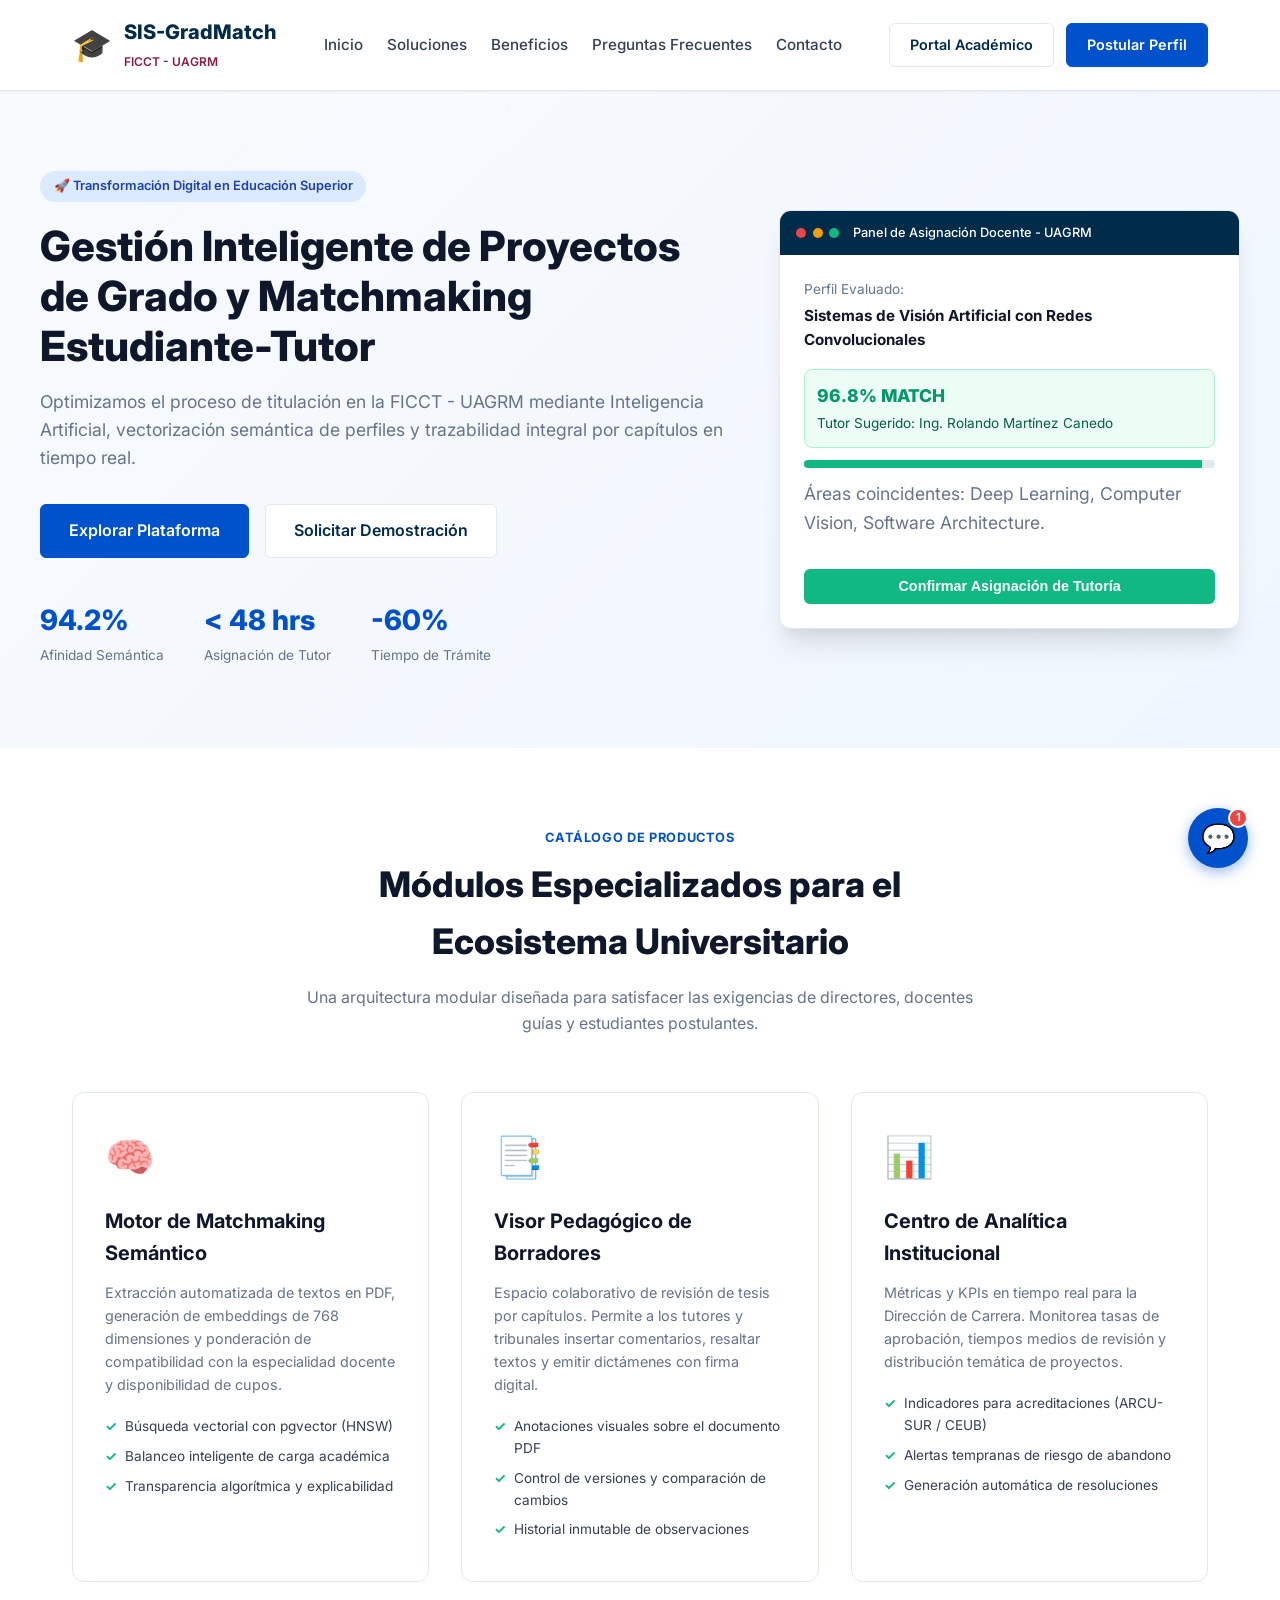
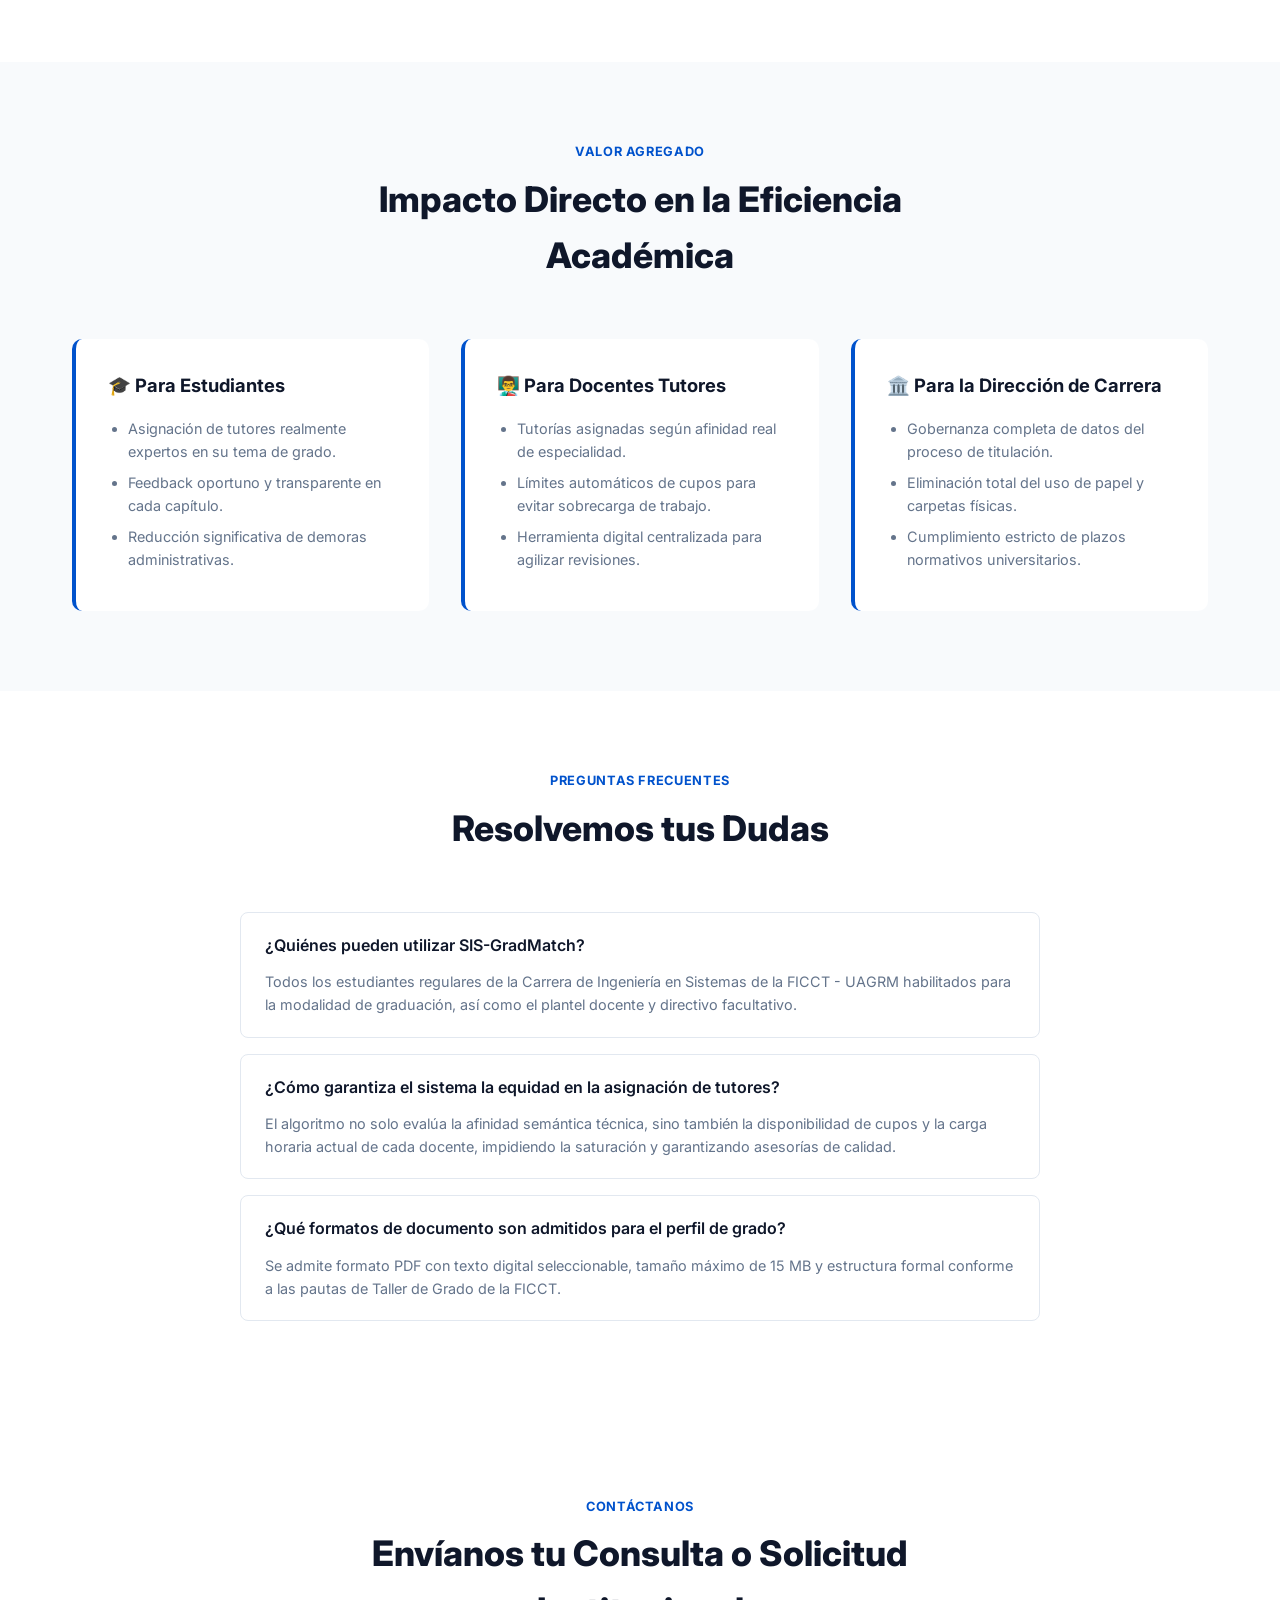
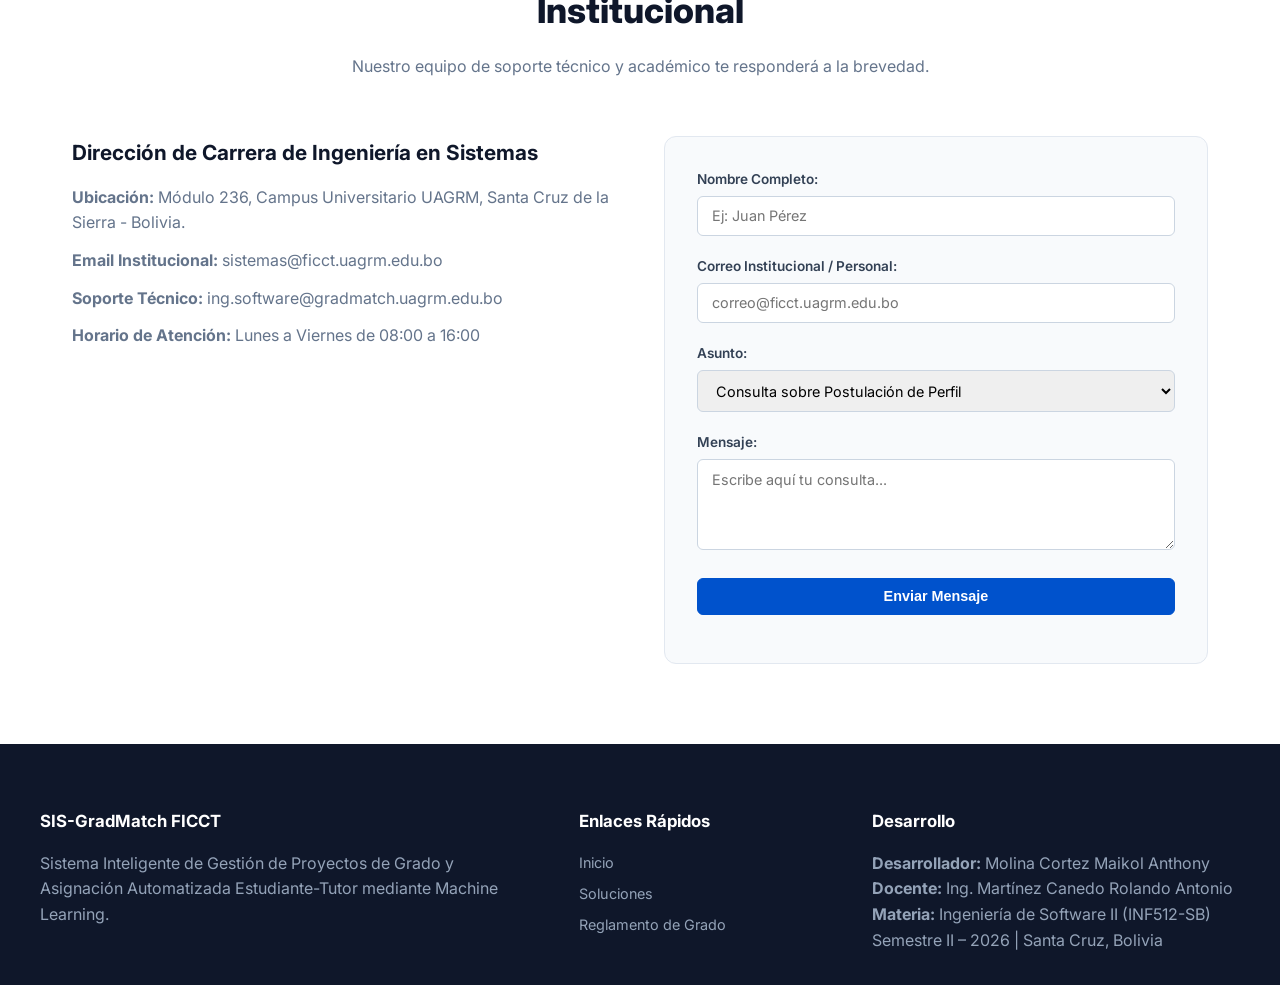
<file: sitio_web_corporativo/index.html>
<!DOCTYPE html>
<html lang="es">
<head>
  <meta charset="UTF-8">
  <meta name="viewport" content="width=device-width, initial-scale=1.0">
  <title>SIS-GradMatch FICCT | Plataforma Inteligente de Titulación y Matchmaking</title>
  <link rel="stylesheet" href="styles.css">
  <link href="https://fonts.googleapis.com/css2?family=Inter:wght@300;400;500;600;700;800&display=swap" rel="stylesheet">
</head>
<body>
  <!-- Header / Navigation -->
  <header class="navbar">
    <div class="nav-container">
      <div class="logo">
        <span class="logo-icon">🎓</span>
        <div class="logo-text">
          <span class="logo-title">SIS-GradMatch</span>
          <span class="logo-sub">FICCT - UAGRM</span>
        </div>
      </div>
      <nav class="nav-links">
        <a href="#inicio">Inicio</a>
        <a href="#soluciones">Soluciones</a>
        <a href="#beneficios">Beneficios</a>
        <a href="#faq">Preguntas Frecuentes</a>
        <a href="#contacto">Contacto</a>
      </nav>
      <div class="nav-actions">
        <a href="../frontend/index.html" class="btn btn-outline">Portal Académico</a>
        <a href="../frontend/index.html" class="btn btn-primary">Postular Perfil</a>
      </div>
    </div>
  </header>

  <!-- Hero Section -->
  <section id="inicio" class="hero">
    <div class="hero-container">
      <div class="hero-content">
        <div class="badge">🚀 Transformación Digital en Educación Superior</div>
        <h1>Gestión Inteligente de Proyectos de Grado y Matchmaking Estudiante-Tutor</h1>
        <p>Optimizamos el proceso de titulación en la FICCT - UAGRM mediante Inteligencia Artificial, vectorización semántica de perfiles y trazabilidad integral por capítulos en tiempo real.</p>
        <div class="hero-buttons">
          <a href="#soluciones" class="btn btn-primary btn-lg">Explorar Plataforma</a>
          <a href="#contacto" class="btn btn-secondary btn-lg">Solicitar Demostración</a>
        </div>
        <div class="hero-stats">
          <div class="stat-item">
            <span class="stat-number">94.2%</span>
            <span class="stat-label">Afinidad Semántica</span>
          </div>
          <div class="stat-item">
            <span class="stat-number">&lt; 48 hrs</span>
            <span class="stat-label">Asignación de Tutor</span>
          </div>
          <div class="stat-item">
            <span class="stat-number">-60%</span>
            <span class="stat-label">Tiempo de Trámite</span>
          </div>
        </div>
      </div>
      <div class="hero-card">
        <div class="portal-preview-card">
          <div class="card-header">
            <span class="dot red"></span><span class="dot yellow"></span><span class="dot green"></span>
            <span class="card-title">Panel de Asignación Docente - UAGRM</span>
          </div>
          <div class="card-body">
            <div class="preview-metric">
              <span>Perfil Evaluado:</span>
              <strong>Sistemas de Visión Artificial con Redes Convolucionales</strong>
            </div>
            <div class="match-score-badge">
              <span class="score">96.8% MATCH</span>
              <span class="tutor">Tutor Sugerido: Ing. Rolando Martínez Canedo</span>
            </div>
            <div class="progress-bar-container">
              <div class="progress-bar" style="width: 96.8%;"></div>
            </div>
            <p class="match-detail">Áreas coincidentes: Deep Learning, Computer Vision, Software Architecture.</p>
            <button class="btn btn-success btn-block">Confirmar Asignación de Tutoría</button>
          </div>
        </div>
      </div>
    </div>
  </section>

  <!-- Soluciones Section -->
  <section id="soluciones" class="solutions">
    <div class="section-container">
      <div class="section-header">
        <span class="section-tag">CATÁLOGO DE PRODUCTOS</span>
        <h2>Módulos Especializados para el Ecosistema Universitario</h2>
        <p>Una arquitectura modular diseñada para satisfacer las exigencias de directores, docentes guías y estudiantes postulantes.</p>
      </div>
      <div class="solutions-grid">
        <div class="solution-card">
          <div class="solution-icon">🧠</div>
          <h3>Motor de Matchmaking Semántico</h3>
          <p>Extracción automatizada de textos en PDF, generación de embeddings de 768 dimensiones y ponderación de compatibilidad con la especialidad docente y disponibilidad de cupos.</p>
          <ul class="solution-features">
            <li>Búsqueda vectorial con pgvector (HNSW)</li>
            <li>Balanceo inteligente de carga académica</li>
            <li>Transparencia algorítmica y explicabilidad</li>
          </ul>
        </div>
        <div class="solution-card">
          <div class="solution-icon">📑</div>
          <h3>Visor Pedagógico de Borradores</h3>
          <p>Espacio colaborativo de revisión de tesis por capítulos. Permite a los tutores y tribunales insertar comentarios, resaltar textos y emitir dictámenes con firma digital.</p>
          <ul class="solution-features">
            <li>Anotaciones visuales sobre el documento PDF</li>
            <li>Control de versiones y comparación de cambios</li>
            <li>Historial inmutable de observaciones</li>
          </ul>
        </div>
        <div class="solution-card">
          <div class="solution-icon">📊</div>
          <h3>Centro de Analítica Institucional</h3>
          <p>Métricas y KPIs en tiempo real para la Dirección de Carrera. Monitorea tasas de aprobación, tiempos medios de revisión y distribución temática de proyectos.</p>
          <ul class="solution-features">
            <li>Indicadores para acreditaciones (ARCU-SUR / CEUB)</li>
            <li>Alertas tempranas de riesgo de abandono</li>
            <li>Generación automática de resoluciones</li>
          </ul>
        </div>
      </div>
    </div>
  </section>

  <!-- Beneficios Section -->
  <section id="beneficios" class="benefits">
    <div class="section-container">
      <div class="section-header">
        <span class="section-tag">VALOR AGREGADO</span>
        <h2>Impacto Directo en la Eficiencia Académica</h2>
      </div>
      <div class="benefits-columns">
        <div class="benefit-box">
          <h4>🎓 Para Estudiantes</h4>
          <ul>
            <li>Asignación de tutores realmente expertos en su tema de grado.</li>
            <li>Feedback oportuno y transparente en cada capítulo.</li>
            <li>Reducción significativa de demoras administrativas.</li>
          </ul>
        </div>
        <div class="benefit-box">
          <h4>👨‍🏫 Para Docentes Tutores</h4>
          <ul>
            <li>Tutorías asignadas según afinidad real de especialidad.</li>
            <li>Límites automáticos de cupos para evitar sobrecarga de trabajo.</li>
            <li>Herramienta digital centralizada para agilizar revisiones.</li>
          </ul>
        </div>
        <div class="benefit-box">
          <h4>🏛️ Para la Dirección de Carrera</h4>
          <ul>
            <li>Gobernanza completa de datos del proceso de titulación.</li>
            <li>Eliminación total del uso de papel y carpetas físicas.</li>
            <li>Cumplimiento estricto de plazos normativos universitarios.</li>
          </ul>
        </div>
      </div>
    </div>
  </section>

  <!-- FAQ Section -->
  <section id="faq" class="faq-section">
    <div class="section-container">
      <div class="section-header">
        <span class="section-tag">PREGUNTAS FRECUENTES</span>
        <h2>Resolvemos tus Dudas</h2>
      </div>
      <div class="faq-accordion">
        <div class="faq-item">
          <div class="faq-question">¿Quiénes pueden utilizar SIS-GradMatch?</div>
          <div class="faq-answer">Todos los estudiantes regulares de la Carrera de Ingeniería en Sistemas de la FICCT - UAGRM habilitados para la modalidad de graduación, así como el plantel docente y directivo facultativo.</div>
        </div>
        <div class="faq-item">
          <div class="faq-question">¿Cómo garantiza el sistema la equidad en la asignación de tutores?</div>
          <div class="faq-answer">El algoritmo no solo evalúa la afinidad semántica técnica, sino también la disponibilidad de cupos y la carga horaria actual de cada docente, impidiendo la saturación y garantizando asesorías de calidad.</div>
        </div>
        <div class="faq-item">
          <div class="faq-question">¿Qué formatos de documento son admitidos para el perfil de grado?</div>
          <div class="faq-answer">Se admite formato PDF con texto digital seleccionable, tamaño máximo de 15 MB y estructura formal conforme a las pautas de Taller de Grado de la FICCT.</div>
        </div>
      </div>
    </div>
  </section>

  <!-- Contacto Section -->
  <section id="contacto" class="contact-section">
    <div class="section-container">
      <div class="section-header">
        <span class="section-tag">CONTÁCTANOS</span>
        <h2>Envíanos tu Consulta o Solicitud Institucional</h2>
        <p>Nuestro equipo de soporte técnico y académico te responderá a la brevedad.</p>
      </div>
      <div class="contact-grid">
        <div class="contact-info">
          <h3>Dirección de Carrera de Ingeniería en Sistemas</h3>
          <p><strong>Ubicación:</strong> Módulo 236, Campus Universitario UAGRM, Santa Cruz de la Sierra - Bolivia.</p>
          <p><strong>Email Institucional:</strong> sistemas@ficct.uagrm.edu.bo</p>
          <p><strong>Soporte Técnico:</strong> ing.software@gradmatch.uagrm.edu.bo</p>
          <p><strong>Horario de Atención:</strong> Lunes a Viernes de 08:00 a 16:00</p>
        </div>
        <form class="contact-form" id="contactForm">
          <div class="form-group">
            <label for="name">Nombre Completo:</label>
            <input type="text" id="name" required placeholder="Ej: Juan Pérez">
          </div>
          <div class="form-group">
            <label for="email">Correo Institucional / Personal:</label>
            <input type="email" id="email" required placeholder="correo@ficct.uagrm.edu.bo">
          </div>
          <div class="form-group">
            <label for="subject">Asunto:</label>
            <select id="subject">
              <option value="consulta_postulacion">Consulta sobre Postulación de Perfil</option>
              <option value="asignacion_tutor">Duda sobre Asignación de Tutor</option>
              <option value="soporte_plataforma">Soporte Técnico de Plataforma</option>
              <option value="demostracion">Solicitud de Demostración Facultativa</option>
            </select>
          </div>
          <div class="form-group">
            <label for="message">Mensaje:</label>
            <textarea id="message" rows="4" required placeholder="Escribe aquí tu consulta..."></textarea>
          </div>
          <button type="submit" class="btn btn-primary btn-block">Enviar Mensaje</button>
          <div id="formFeedback" class="form-feedback"></div>
        </form>
      </div>
    </div>
  </section>

  <!-- Footer -->
  <footer class="footer">
    <div class="footer-container">
      <div class="footer-col">
        <h4>SIS-GradMatch FICCT</h4>
        <p>Sistema Inteligente de Gestión de Proyectos de Grado y Asignación Automatizada Estudiante-Tutor mediante Machine Learning.</p>
      </div>
      <div class="footer-col">
        <h4>Enlaces Rápidos</h4>
        <a href="#inicio">Inicio</a>
        <a href="#soluciones">Soluciones</a>
        <a href="#faq">Reglamento de Grado</a>
      </div>
      <div class="footer-col">
        <h4>Desarrollo</h4>
        <p><strong>Desarrollador:</strong> Molina Cortez Maikol Anthony</p>
        <p><strong>Docente:</strong> Ing. Martínez Canedo Rolando Antonio</p>
        <p><strong>Materia:</strong> Ingeniería de Software II (INF512-SB)</p>
        <p>Semestre II – 2026 | Santa Cruz, Bolivia</p>
      </div>
    </div>
  </footer>

  <!-- SMART CHATBOT WIDGET -->
  <div class="chat-widget" id="chatWidget">
    <div class="chat-toggle-btn" id="chatToggleBtn">
      <span>💬</span>
      <span class="chat-badge">1</span>
    </div>
    <div class="chat-window" id="chatWindow">
      <div class="chat-header">
        <div class="chat-header-info">
          <div class="bot-avatar">🤖</div>
          <div>
            <strong>GradBot IA</strong>
            <span class="bot-status">● En línea | Asistente UAGRM</span>
          </div>
        </div>
        <button class="chat-close-btn" id="chatCloseBtn">✕</button>
      </div>
      <div class="chat-messages" id="chatMessages">
        <div class="message bot-message">
          <p>¡Hola! Soy <strong>GradBot</strong>, el asistente inteligente de la Carrera de Ingeniería en Sistemas. ¿En qué puedo orientarte hoy sobre tu proyecto de grado?</p>
          <div class="quick-chips">
            <button class="chip" onclick="sendQuickPrompt('¿Cuáles son los requisitos de postulación?')">Requisitos de postulación</button>
            <button class="chip" onclick="sendQuickPrompt('¿Cómo funciona el matchmaking con IA?')">¿Cómo funciona el matching?</button>
            <button class="chip" onclick="sendQuickPrompt('¿Cuáles son las modalidades de grado?')">Modalidades de titulación</button>
          </div>
        </div>
      </div>
      <div class="chat-input-bar">
        <input type="text" id="chatInput" placeholder="Haz una pregunta académica o técnica...">
        <button id="chatSendBtn">➤</button>
      </div>
    </div>
  </div>

  <script src="app.js"></script>
</body>
</html>
</file>
<file: sitio_web_corporativo/styles.css>
:root {
  --primary: #002B49;
  --primary-light: #0052CC;
  --secondary: #8C1D40;
  --accent: #0066CC;
  --success: #10B981;
  --dark: #0F172A;
  --light: #F8FAFC;
  --gray: #64748B;
  --border: #E2E8F0;
}

* {
  margin: 0;
  padding: 0;
  box-sizing: border-box;
}

body {
  font-family: 'Inter', sans-serif;
  color: #1E293B;
  background-color: #FFFFFF;
  line-height: 1.6;
}

/* Navbar */
.navbar {
  position: sticky;
  top: 0;
  background: #FFFFFF;
  border-bottom: 1px solid var(--border);
  z-index: 1000;
  box-shadow: 0 1px 3px rgba(0,0,0,0.05);
}
.nav-container {
  max-width: 1200px;
  margin: 0 auto;
  display: flex;
  align-items: center;
  justify-content: space-between;
  padding: 1rem 2rem;
}
.logo {
  display: flex;
  align-items: center;
  gap: 0.75rem;
}
.logo-icon {
  font-size: 2rem;
}
.logo-title {
  font-size: 1.25rem;
  font-weight: 800;
  color: var(--primary);
  display: block;
}
.logo-sub {
  font-size: 0.75rem;
  color: var(--secondary);
  font-weight: 600;
  text-transform: uppercase;
}
.nav-links {
  display: flex;
  gap: 1.5rem;
}
.nav-links a {
  text-decoration: none;
  color: #334155;
  font-weight: 500;
  font-size: 0.95rem;
  transition: color 0.2s;
}
.nav-links a:hover {
  color: var(--primary-light);
}
.nav-actions {
  display: flex;
  gap: 0.75rem;
}
.btn {
  padding: 0.6rem 1.25rem;
  border-radius: 6px;
  font-weight: 600;
  font-size: 0.9rem;
  cursor: pointer;
  text-decoration: none;
  display: inline-block;
  transition: all 0.2s;
}
.btn-primary {
  background: var(--primary-light);
  color: #FFFFFF;
  border: 1px solid var(--primary-light);
}
.btn-primary:hover {
  background: #0747A6;
}
.btn-outline {
  background: transparent;
  color: var(--primary);
  border: 1px solid var(--border);
}
.btn-outline:hover {
  background: #F1F5F9;
}
.btn-secondary {
  background: #FFFFFF;
  color: var(--primary);
  border: 1px solid var(--border);
}
.btn-success {
  background: var(--success);
  color: #FFFFFF;
  border: none;
}
.btn-lg {
  padding: 0.8rem 1.75rem;
  font-size: 1rem;
}
.btn-block {
  width: 100%;
  text-align: center;
}

/* Hero */
.hero {
  background: linear-gradient(135deg, #F8FAFC 0%, #EFF6FF 100%);
  padding: 5rem 2rem;
}
.hero-container {
  max-width: 1200px;
  margin: 0 auto;
  display: grid;
  grid-template-columns: 1.2fr 0.8fr;
  gap: 3rem;
  align-items: center;
}
.badge {
  display: inline-block;
  background: #DBEAFE;
  color: #1E40AF;
  padding: 0.35rem 0.85rem;
  border-radius: 20px;
  font-size: 0.8rem;
  font-weight: 600;
  margin-bottom: 1.25rem;
}
.hero h1 {
  font-size: 2.6rem;
  font-weight: 800;
  color: var(--dark);
  line-height: 1.2;
  margin-bottom: 1rem;
}
.hero p {
  font-size: 1.1rem;
  color: var(--gray);
  margin-bottom: 2rem;
}
.hero-buttons {
  display: flex;
  gap: 1rem;
  margin-bottom: 2.5rem;
}
.hero-stats {
  display: flex;
  gap: 2.5rem;
}
.stat-number {
  display: block;
  font-size: 1.75rem;
  font-weight: 800;
  color: var(--primary-light);
}
.stat-label {
  font-size: 0.85rem;
  color: var(--gray);
}

/* Hero Preview Card */
.portal-preview-card {
  background: #FFFFFF;
  border-radius: 12px;
  box-shadow: 0 20px 25px -5px rgba(0, 0, 0, 0.1), 0 10px 10px -5px rgba(0, 0, 0, 0.04);
  border: 1px solid var(--border);
  overflow: hidden;
}
.card-header {
  background: #002B49;
  padding: 0.75rem 1rem;
  display: flex;
  align-items: center;
  gap: 0.4rem;
}
.card-header .dot {
  width: 10px;
  height: 10px;
  border-radius: 50%;
  display: inline-block;
}
.dot.red { background: #EF4444; }
.dot.yellow { background: #F59E0B; }
.dot.green { background: #10B981; }
.card-title {
  color: #FFFFFF;
  font-size: 0.8rem;
  font-weight: 500;
  margin-left: 0.5rem;
}
.card-body {
  padding: 1.5rem;
}
.preview-metric {
  font-size: 0.85rem;
  color: #64748B;
  margin-bottom: 1rem;
}
.preview-metric strong {
  display: block;
  color: #0F172A;
  font-size: 0.95rem;
  margin-top: 0.2rem;
}
.match-score-badge {
  background: #ECFDF5;
  border: 1px solid #A7F3D0;
  border-radius: 8px;
  padding: 0.75rem;
  margin-bottom: 0.75rem;
}
.match-score-badge .score {
  display: block;
  color: #059669;
  font-weight: 800;
  font-size: 1.1rem;
}
.match-score-badge .tutor {
  font-size: 0.85rem;
  color: #065F46;
}
.progress-bar-container {
  height: 8px;
  background: #E2E8F0;
  border-radius: 4px;
  overflow: hidden;
  margin-bottom: 0.75rem;
}
.progress-bar {
  height: 100%;
  background: var(--success);
}
.match-detail {
  font-size: 0.8rem;
  color: #64748B;
  margin-bottom: 1.25rem;
}

/* Sections */
.section-container {
  max-width: 1200px;
  margin: 0 auto;
  padding: 5rem 2rem;
}
.section-header {
  text-align: center;
  max-width: 700px;
  margin: 0 auto 3.5rem auto;
}
.section-tag {
  color: var(--primary-light);
  font-size: 0.8rem;
  font-weight: 700;
  letter-spacing: 0.05em;
  display: block;
  margin-bottom: 0.5rem;
}
.section-header h2 {
  font-size: 2.2rem;
  font-weight: 800;
  color: var(--dark);
  margin-bottom: 1rem;
}
.section-header p {
  color: var(--gray);
  font-size: 1rem;
}

/* Solutions Grid */
.solutions-grid {
  display: grid;
  grid-template-columns: repeat(3, 1fr);
  gap: 2rem;
}
.solution-card {
  background: #FFFFFF;
  border: 1px solid var(--border);
  border-radius: 12px;
  padding: 2rem;
  transition: transform 0.2s, box-shadow 0.2s;
}
.solution-card:hover {
  transform: translateY(-4px);
  box-shadow: 0 12px 20px -5px rgba(0,0,0,0.08);
}
.solution-icon {
  font-size: 2.5rem;
  margin-bottom: 1rem;
}
.solution-card h3 {
  font-size: 1.25rem;
  font-weight: 700;
  color: var(--dark);
  margin-bottom: 0.75rem;
}
.solution-card p {
  color: var(--gray);
  font-size: 0.9rem;
  margin-bottom: 1.25rem;
}
.solution-features {
  list-style: none;
}
.solution-features li {
  font-size: 0.85rem;
  color: #334155;
  margin-bottom: 0.5rem;
  position: relative;
  padding-left: 1.25rem;
}
.solution-features li::before {
  content: "✓";
  position: absolute;
  left: 0;
  color: var(--success);
  font-weight: bold;
}

/* Benefits */
.benefits {
  background: #F8FAFC;
}
.benefits-columns {
  display: grid;
  grid-template-columns: repeat(3, 1fr);
  gap: 2rem;
}
.benefit-box {
  background: #FFFFFF;
  border-radius: 10px;
  padding: 2rem;
  border-left: 4px solid var(--primary-light);
}
.benefit-box h4 {
  font-size: 1.15rem;
  color: var(--dark);
  margin-bottom: 1rem;
}
.benefit-box ul {
  list-style-type: disc;
  padding-left: 1.25rem;
}
.benefit-box li {
  font-size: 0.9rem;
  color: var(--gray);
  margin-bottom: 0.5rem;
}

/* FAQ */
.faq-accordion {
  max-width: 800px;
  margin: 0 auto;
}
.faq-item {
  border: 1px solid var(--border);
  border-radius: 8px;
  margin-bottom: 1rem;
  padding: 1.25rem 1.5rem;
  cursor: pointer;
  background: #FFFFFF;
}
.faq-question {
  font-weight: 600;
  color: var(--dark);
}
.faq-answer {
  margin-top: 0.75rem;
  font-size: 0.9rem;
  color: var(--gray);
}

/* Contact */
.contact-grid {
  display: grid;
  grid-template-columns: 1fr 1fr;
  gap: 3rem;
}
.contact-info h3 {
  font-size: 1.3rem;
  margin-bottom: 1rem;
  color: var(--dark);
}
.contact-info p {
  margin-bottom: 0.75rem;
  color: var(--gray);
}
.contact-form {
  background: #F8FAFC;
  padding: 2rem;
  border-radius: 12px;
  border: 1px solid var(--border);
}
.form-group {
  margin-bottom: 1.25rem;
}
.form-group label {
  display: block;
  font-size: 0.85rem;
  font-weight: 600;
  margin-bottom: 0.35rem;
  color: #334155;
}
.form-group input, .form-group select, .form-group textarea {
  width: 100%;
  padding: 0.65rem 0.85rem;
  border: 1px solid #CBD5E1;
  border-radius: 6px;
  font-family: inherit;
  font-size: 0.9rem;
}
.form-feedback {
  margin-top: 1rem;
  font-size: 0.85rem;
  text-align: center;
}

/* Footer */
.footer {
  background: var(--dark);
  color: #94A3B8;
  padding: 4rem 2rem 2rem 2rem;
}
.footer-container {
  max-width: 1200px;
  margin: 0 auto;
  display: grid;
  grid-template-columns: 2fr 1fr 1.5fr;
  gap: 3rem;
}
.footer-col h4 {
  color: #FFFFFF;
  margin-bottom: 1rem;
  font-size: 1.05rem;
}
.footer-col a {
  display: block;
  color: #94A3B8;
  text-decoration: none;
  margin-bottom: 0.5rem;
  font-size: 0.9rem;
}
.footer-col a:hover {
  color: #FFFFFF;
}

/* Smart Chatbot Widget */
.chat-widget {
  position: fixed;
  bottom: 2rem;
  right: 2rem;
  z-index: 2000;
}
.chat-toggle-btn {
  width: 60px;
  height: 60px;
  border-radius: 50%;
  background: var(--primary-light);
  color: #FFFFFF;
  display: flex;
  align-items: center;
  justify-content: center;
  font-size: 1.75rem;
  box-shadow: 0 4px 14px rgba(0, 82, 204, 0.4);
  cursor: pointer;
  position: relative;
  transition: transform 0.2s;
}
.chat-toggle-btn:hover {
  transform: scale(1.08);
}
.chat-badge {
  position: absolute;
  top: 0;
  right: 0;
  background: #EF4444;
  color: #FFFFFF;
  font-size: 0.7rem;
  font-weight: bold;
  width: 20px;
  height: 20px;
  border-radius: 50%;
  display: flex;
  align-items: center;
  justify-content: center;
  border: 2px solid #FFFFFF;
}
.chat-window {
  display: none;
  position: absolute;
  bottom: 80px;
  right: 0;
  width: 380px;
  height: 520px;
  background: #FFFFFF;
  border-radius: 14px;
  box-shadow: 0 20px 25px -5px rgba(0, 0, 0, 0.2), 0 10px 10px -5px rgba(0, 0, 0, 0.08);
  border: 1px solid var(--border);
  flex-direction: column;
  overflow: hidden;
}
.chat-window.open {
  display: flex;
}
.chat-header {
  background: var(--primary);
  color: #FFFFFF;
  padding: 1rem;
  display: flex;
  justify-content: space-between;
  align-items: center;
}
.chat-header-info {
  display: flex;
  align-items: center;
  gap: 0.75rem;
}
.bot-avatar {
  font-size: 1.5rem;
}
.bot-status {
  display: block;
  font-size: 0.7rem;
  color: #34D399;
}
.chat-close-btn {
  background: transparent;
  border: none;
  color: #FFFFFF;
  font-size: 1.2rem;
  cursor: pointer;
}
.chat-messages {
  flex: 1;
  padding: 1rem;
  overflow-y: auto;
  display: flex;
  flex-direction: column;
  gap: 0.85rem;
  background: #F8FAFC;
}
.message {
  max-width: 85%;
  padding: 0.75rem 1rem;
  border-radius: 10px;
  font-size: 0.85rem;
  line-height: 1.4;
}
.bot-message {
  background: #FFFFFF;
  border: 1px solid var(--border);
  align-self: flex-start;
  color: #1E293B;
}
.user-message {
  background: var(--primary-light);
  color: #FFFFFF;
  align-self: flex-end;
}
.quick-chips {
  margin-top: 0.75rem;
  display: flex;
  flex-wrap: wrap;
  gap: 0.35rem;
}
.chip {
  background: #EFF6FF;
  border: 1px solid #BFDBFE;
  color: #1E40AF;
  border-radius: 14px;
  padding: 0.25rem 0.6rem;
  font-size: 0.72rem;
  cursor: pointer;
  transition: all 0.2s;
}
.chip:hover {
  background: #DBEAFE;
}
.chat-input-bar {
  display: flex;
  padding: 0.75rem;
  background: #FFFFFF;
  border-top: 1px solid var(--border);
  gap: 0.5rem;
}
.chat-input-bar input {
  flex: 1;
  padding: 0.6rem 0.85rem;
  border: 1px solid #CBD5E1;
  border-radius: 20px;
  font-size: 0.85rem;
  outline: none;
}
.chat-input-bar button {
  background: var(--primary-light);
  color: #FFFFFF;
  border: none;
  width: 36px;
  height: 36px;
  border-radius: 50%;
  cursor: pointer;
  display: flex;
  align-items: center;
  justify-content: center;
}
</file>
